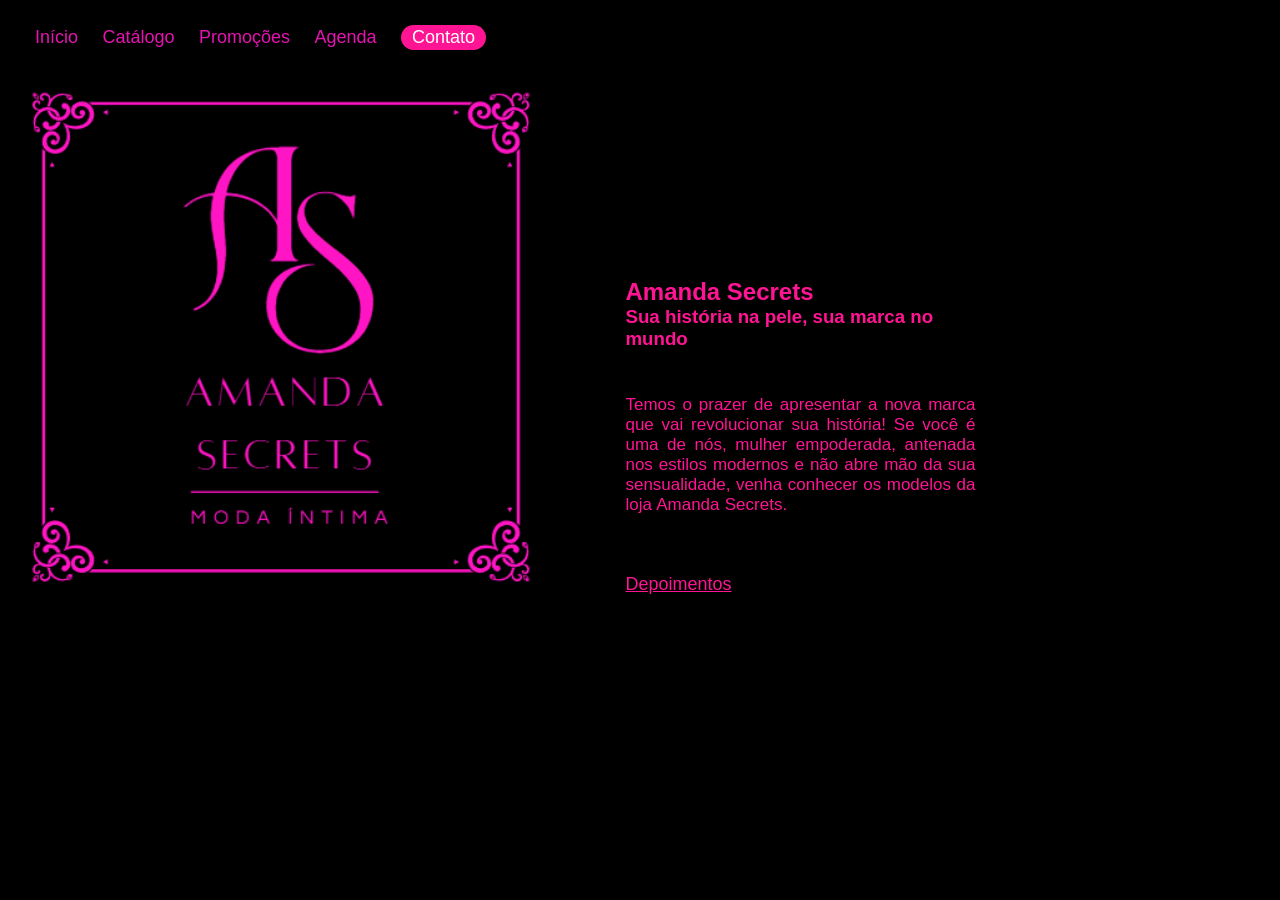
<file: amanda-secrets/index.html>
<!DOCTYPE html>
<html lang="pt-br">

<head>
    <meta charset="UTF-8">
    <meta name="viewport" content="width=device-width, initial-scale=1.0">
    <title>Amanda-Secrets</title>
    <link rel="stylesheet" href="./styles.css">
    <link rel="preconnect" href="https://fonts.googleapis.com">
    <link rel="preconnect" href="https://fonts.gstatic.com" crossorigin>
    <link
        href="https://fonts.googleapis.com/css2?family=Bonheur+Royale&family=Montserrat:ital,wght@0,100..900;1,100..900&family=Poppins:ital,wght@0,100;0,200;0,300;0,400;0,500;0,600;0,700;0,800;0,900;1,100;1,200;1,300;1,400;1,500;1,600;1,700;1,800;1,900&family=Roboto:ital,wght@0,100..900;1,100..900&display=swap"
        rel="stylesheet">
</head>

<body>

    <header>
        <a class="link-header">Início</a>
        <a class="link-header">Catálogo</a>
        <a class="link-header">Promoções</a>
        <a class="link-header">Agenda</a>
        <button class="button-header">Contato</button>
    </header>

    <main>

        <img src="./assets/Amanda Secrets.PNG" alt="amandas-logo">



        <section>

            <h1>Amanda Secrets</h1>
            <h3>Sua história na pele, sua marca no mundo</h3>
            <p>Temos o prazer de apresentar a nova marca que vai revolucionar sua história! Se você é uma de nós, mulher
                empoderada, antenada nos estilos modernos e não abre mão da sua sensualidade, venha conhecer os modelos
                da loja Amanda Secrets.</p>
            <button class="button-section">Depoimentos</button>
        </section>
    </main>

</body>

</html>
</file>
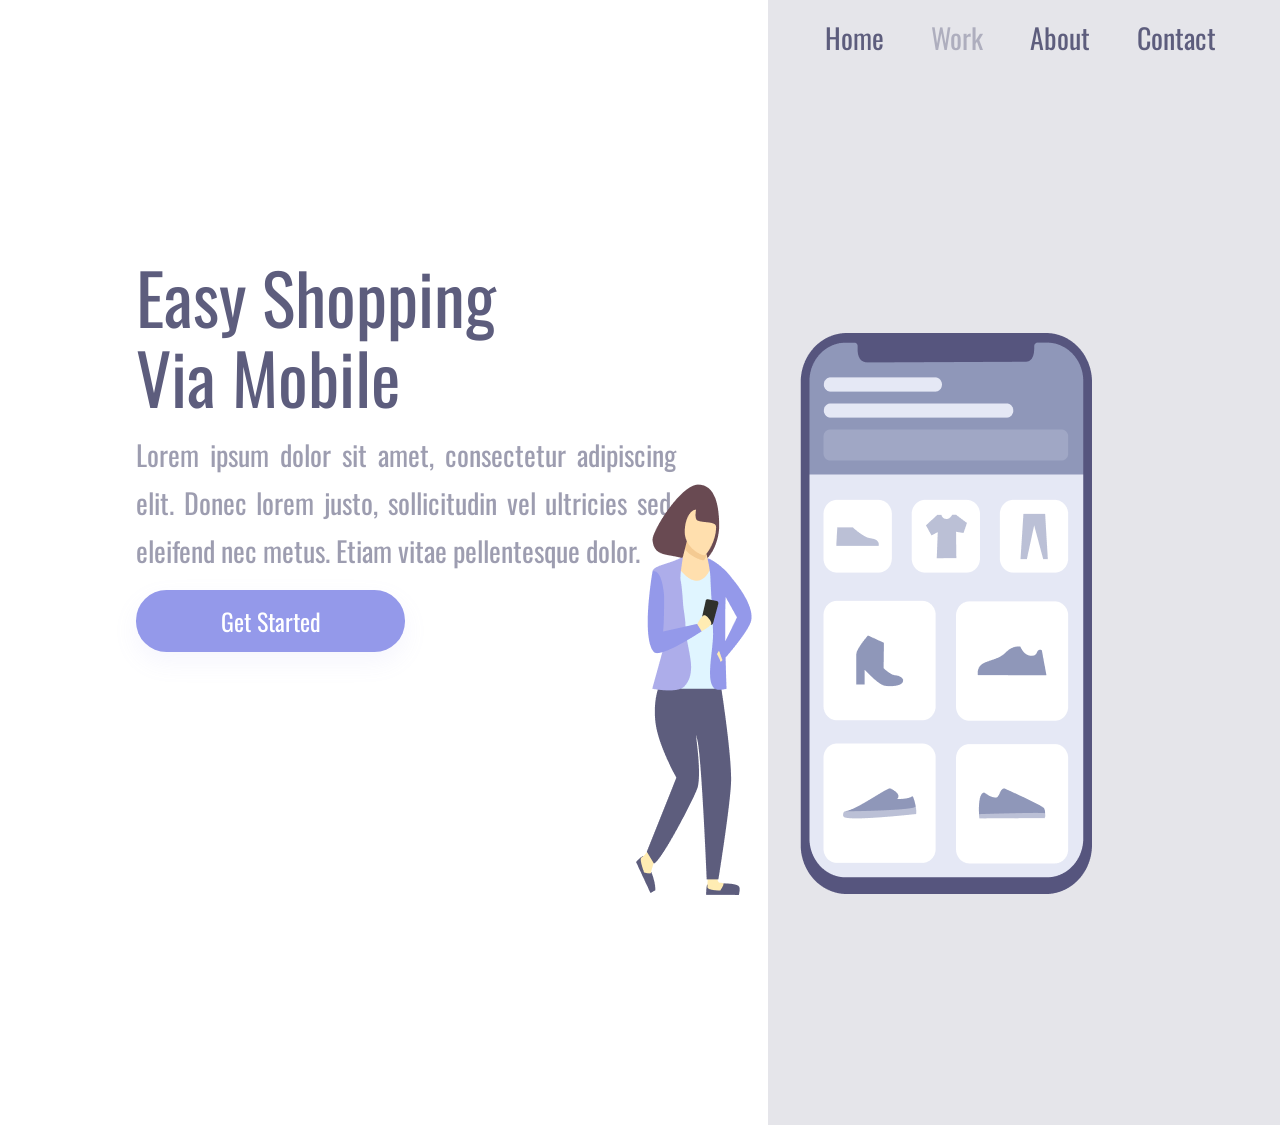
<file: easy-shopping/Index.html>
<!DOCTYPE html>
<html lang="en">

<head>
    <meta charset="UTF-8">
    <meta name="viewport" content="width=device-width, initial-scale=1.0">
    <title>Easy Shopping</title>
    <link rel="stylesheet" href="./Styles.css">
</head>

<body>
    <main class="container">
        <section class="container-1">
            <h1>Easy Shopping Via Mobile</h1>
            <p>Lorem ipsum dolor sit amet, consectetur adipiscing elit. Donec lorem justo, sollicitudin vel ultricies
                sed, eleifend nec metus. Etiam vitae pellentesque dolor. </p>
            <button>Get Started</button>
        </section>
        <section class="container-2">
            <header>
                <a>Home</a>
                <a id="light-gray-link">Work</a>
                <a>About</a>
                <a>Contact</a>
            </header>
            <img src="./assets/easy-shopping.png" alt="easy-shopping-logo">
        </section>
    </main>
</body>

</html>
</file>
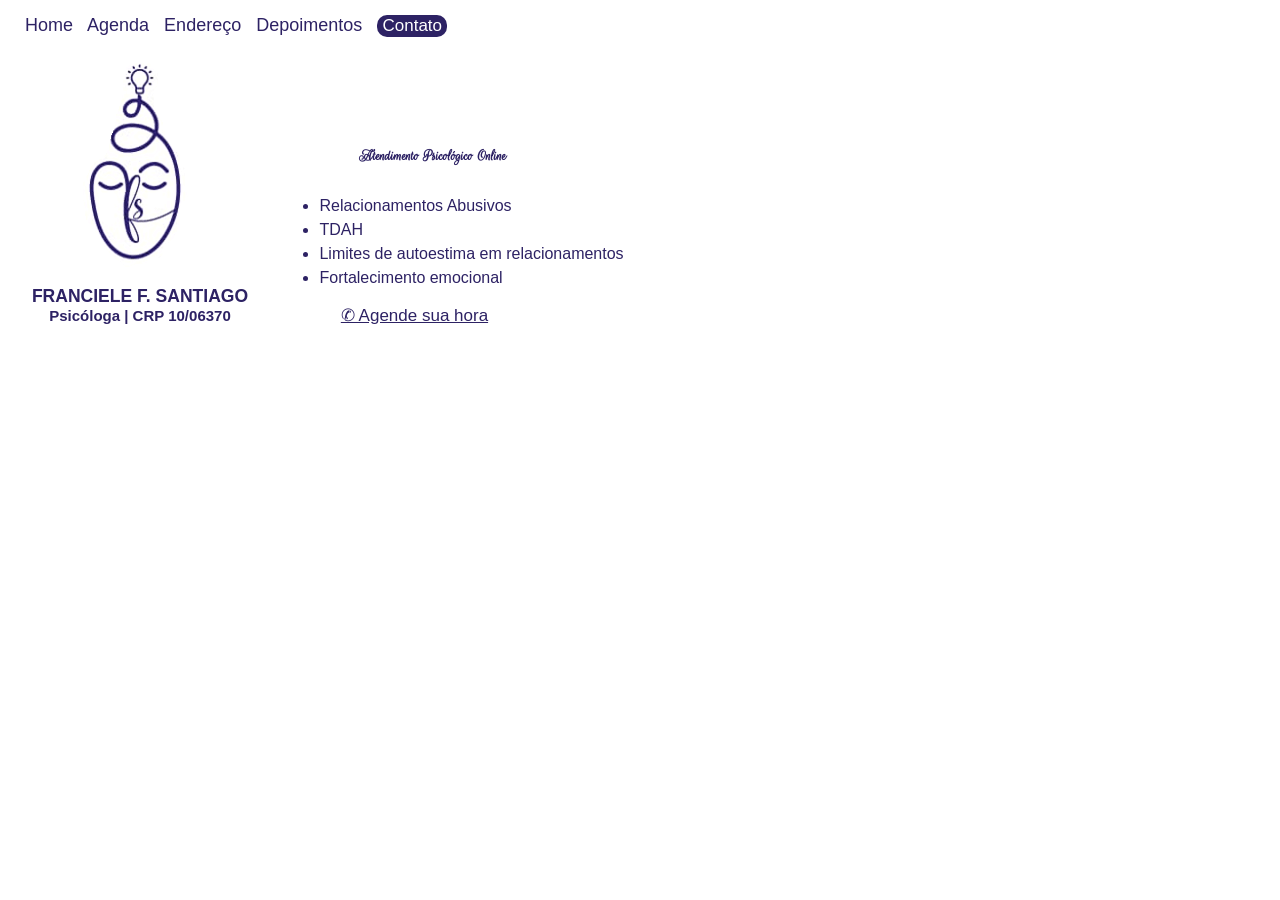
<file: franciele-santiago/index.html>
<!DOCTYPE html>
<html lang="pt">

<head>
    <meta charset="UTF-8">
    <meta name="viewport" content="width=device-width, initial-scale=1.0">
    <title>Fran Página 1</title>
    <link rel="stylesheet" href="styles.css">
    <link rel="preconnect" href="https://fonts.googleapis.com">
    <link rel="preconnect" href="https://fonts.gstatic.com" crossorigin>
    <link href="https://fonts.googleapis.com/css2?family=Nova+Flat&display=swap" rel="stylesheet">
    <link rel="preconnect" href="https://fonts.googleapis.com">
    <link rel="preconnect" href="https://fonts.gstatic.com" crossorigin>
    <link href="https://fonts.googleapis.com/css2?family=Rouge+Script&display=swap" rel="stylesheet">


</head>

<body>
    <header>
        <a class="links-header">Home</a>
        <a class="links-header">Agenda</a>
        <a class="links-header">Endereço</a>
        <a class="links-header">Depoimentos</a>
        <button>Contato</button>
    </header>
    <main>
        <div>
            <img src="assets/fran-logo.png" alt="fran-logo">
            <h3>FRANCIELE F. SANTIAGO</h3>
            <h4>Psicóloga | CRP 10/06370</h4>
        </div>

        <section>
            <h4 class="titulo">Atendimento Psicológico Online</h4>
            <ul>
                <li>Relacionamentos Abusivos</li>
                <li>TDAH </li>
                <li>Limites de autoestima em relacionamentos</li>
                <li>Fortalecimento emocional</li>
            </ul>
            <button class="button-agende"> ✆ Agende sua hora</button>

        </section>




    </main>


</body>

</html>
</file>
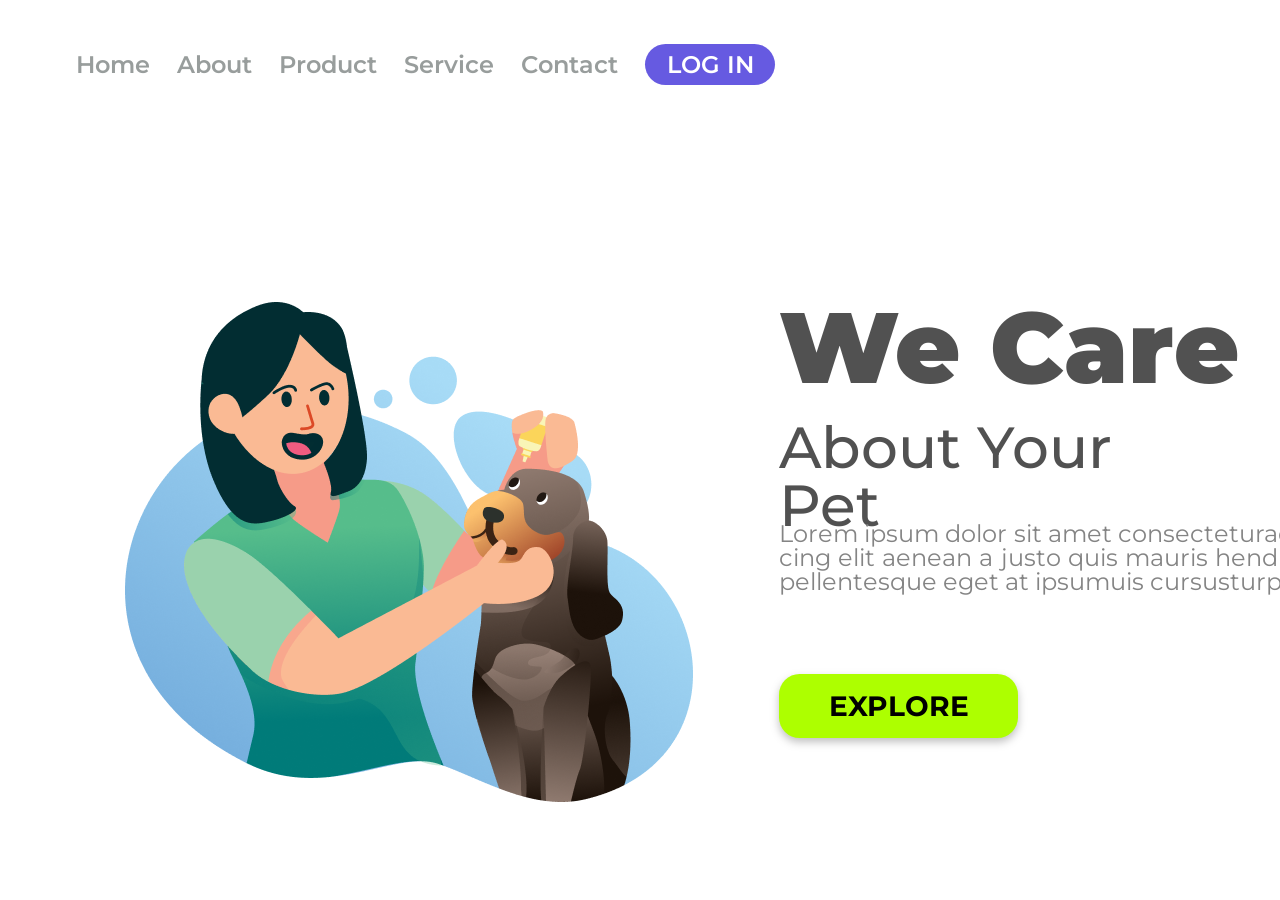
<file: we-care/index.html>
<!DOCTYPE html>
<html lang="en">

<head>
    <meta charset="UTF-8">
    <meta name="viewport" content="width=device-width, initial-scale=1.0">
    <title>We Care Responsivo</title>
    <link rel="stylesheet" href="./styles.css">
</head>

<body>
    <header>
        <a class="links-header">Home</a>
        <a class="links-header">About</a>
        <a class="links-header">Product</a>
        <a class="links-header">Service</a>
        <a class="links-header">Contact</a>
        <button class="btn-1">LOG IN</button>
    </header>
    <img src="assets/we-care.png" alt="we-care-logo">
    <section>
    <h1>We Care</h1>
    <h2>About Your Pet</h2>
    <p>Lorem ipsum dolor sit amet consecteturad
        cing elit aenean a justo quis mauris hendri
        pellentesque eget at ipsumuis cursusturpi.</p>
    <button class="btn-2">EXPLORE</button>
    </section>
</body>

</html>
</file>
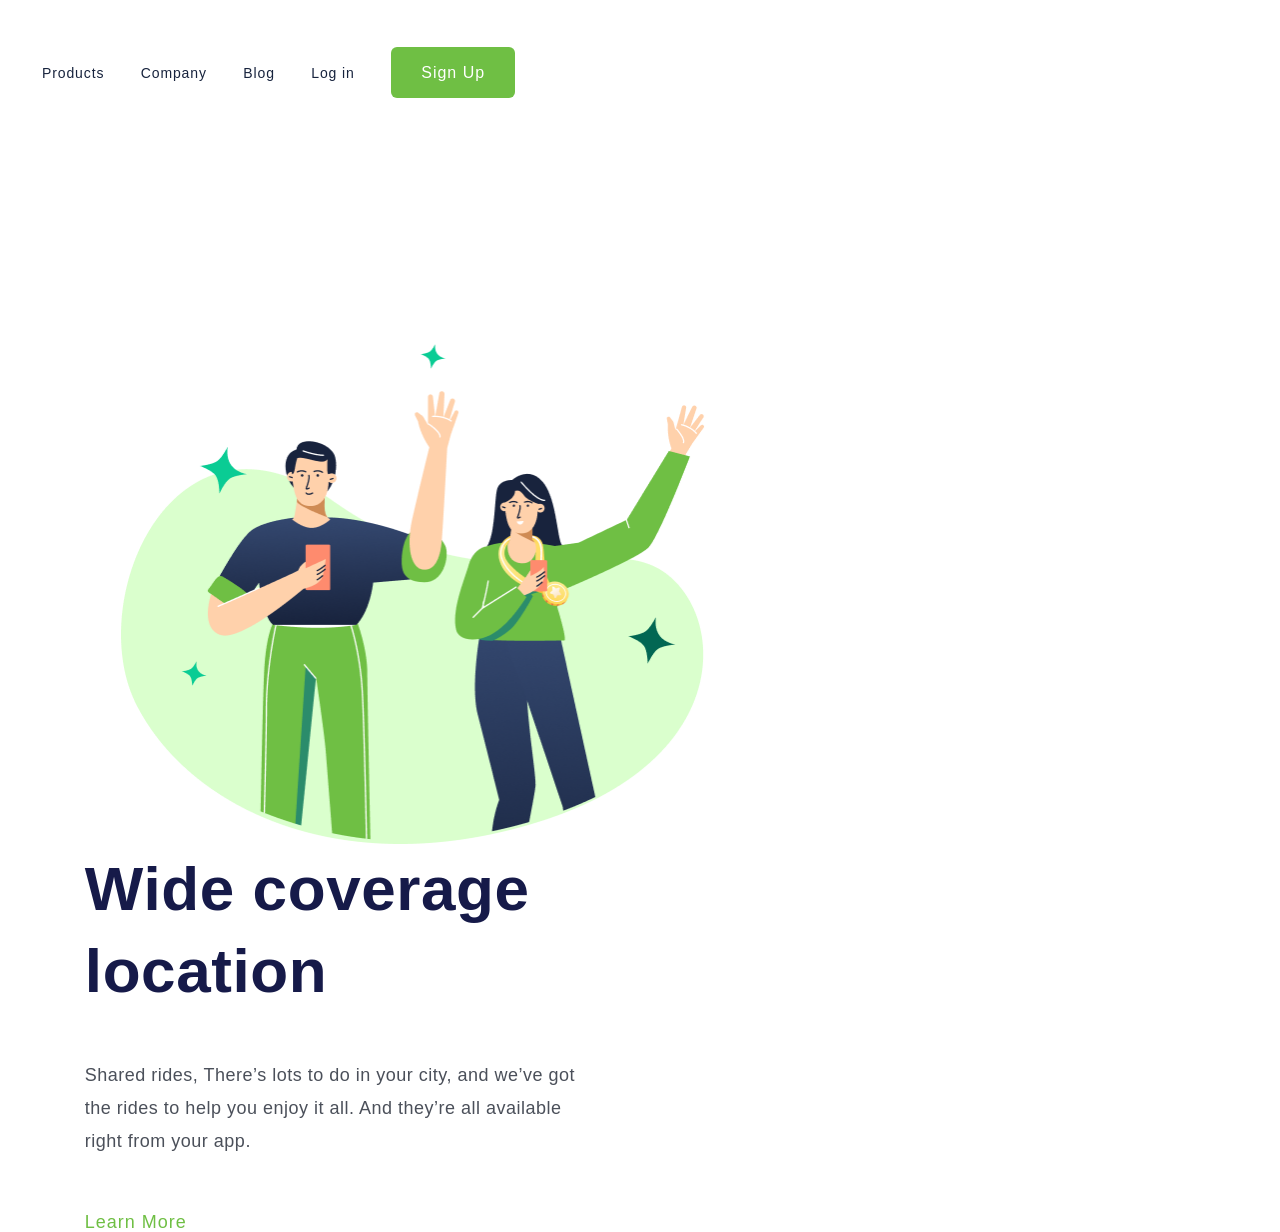
<file: wide-coverage/index.html>
<!DOCTYPE html>
<html lang="en">

<head>
    <meta charset="UTF-8">
    <meta name="viewport" content="width=device-width, initial-scale=1.0">
    <link rel="stylesheet" href="styles.css">
    <title>Wide Coverage Responsivo</title>
</head>

<body>
    <main class="container">
        <header>
            <a class="links-header">Products</a>
            <a class="links-header">Company</a>
            <a class="links-header">Blog</a>
            <a class="links-header">Log in</a>
            <button>Sign Up</button>
        </header>
        <div class="flex-container">
        <img src="assets/wide-coverage-location.png" alt="wide-coverage">
        <section>
            <h1>Wide coverage location</h1>
            <p>Shared rides, There’s lots to do in your city, and we’ve got the rides to help you enjoy it all. And
                they’re all available right from your app.</p>
            <a>Learn More</a>
        </section>
        </div>

    </main>
</body>

</html>
</file>
<file: amanda-secrets/styles.css>
* {
    background-color: black;
    font-family: 'bonheur-royale', sans-serif;
    margin: 0px;
    padding: 0px;
    box-sizing: border-box;
    
}



header {
    margin-top:25px;
    margin-left: 35px;
    
}

.link-header {
    color: #E512B1;
    font-size: 18px;
    margin-right: 20px;
    cursor: pointer;
    font-weight:300;
    
}

.button-header {
    background-color: #FF1493;
    color: #FFFFFF;
    border-radius: 18px;
    border: none;
    font-size: 18px;
    height: 25px;
    width:85px;
    cursor: pointer;
    font-weight:300;

}

img {
    width: 512px;
    height: 500px;
    margin-top: 40px;
    margin-bottom: 0px;
    margin-left:25px;
    display: inline-block;
}

section {
    color: #FF1493;
    width: 350px;
    display: inline-block;
    margin-bottom: 0px;
    margin-left: 84px;
    font-weight:400;
}


p {
    height: 50px;
    text-align: justify;
    margin-top: 45px;
    margin-bottom: 57px;
    font-size:17px;
    font-weight:200;
    word-spacing: 0.5px;;
}

.button-section {
    background-color: transparent;
    color: #FF1493;
    border-radius: 18px;
    border: transparent;
    font-size: 18px;
    height: 25px;
    width:85px;
    cursor: pointer;
    margin-top: 70px;
    text-decoration: underline;
    
}

@media screen and (max-width: 450px) {
    
    header {
    width: 100%;
    max-width: 350px;
    display:flex;
    justify-content:center;
    align-items:center;
    }

    .link-header {
    font-size: 12px;
    margin-right: 5px;
    font-weight:200;
    
}

    .button-header {
    font-size: 12px;
    height: 16px;
    width:65px;
    font-weight:200;

}

    img {
    display:block;
    width:90%;
    max-width:360px;
    height: auto;
    margin:40px auto 0;
}

     section{
     display:flex;
     flex-direction:column;
     align-items:center;
     margin:0 auto;
    }


    h1, h3, p {
        display: none;
    }

    .button-section {
    border: transparent;
    font-size: 18px;
    height: 25px;
    width:65px;
    margin-top: 35px;
     
}

}
</file>
<file: easy-shopping/Styles.css>
@import url('https://fonts.googleapis.com/css2?family=Oswald:wght@200..700&display=swap');

*{
    margin: 0px;
    padding: 0px;
    box-sizing: border-box;
    font-family: 'oswald', sans-serif;
    
}

.container {
    width: 100vw;
    height: 100vh;
}

.container-1 {
    width: 60%;
    display: inline-block;
    padding-left: 136px;
    margin-top: 20%;
}

.container-2 {
    width: 40%;
    height: 125vh;
    background: rgba(93, 93, 125, 0.16);
    display: inline-block;
    position: absolute;
}

h1 {
    width: 368px;
    height:160px;
    font-weight: 400;
    font-size: 70px;
    line-height: 80px;
    letter-spacing: 0px;
    color: rgba(93, 93, 125, 1);
}

p {
    width: 540px;
    height: 144px;
    text-align: justify;
    font-weight: 400;
    font-size: 28px;
    line-height: 48px;
    letter-spacing: 0px;
    color: rgba(93, 93, 125, 1);
    opacity: 60%;
    margin: 15px 0px;
}


img {
    width: 456px;
    height: 561.95px;
    position: relative;
    top: 25%;
    right: 132px;
    margin-right: 177px;
}

button {
    width: 269px;
    height: 62px;
    background: rgba(148, 153, 234, 1);;
    color: #FFFFFF;
    border-radius: 30.5px;
    border: transparent;
    box-shadow: 0px 10px 24px 0px rgba(148, 153, 234, 0.098);
    font-weight: 400;
    font-size: 24px;
    line-height: 100%;
    letter-spacing: 0px;
    text-align: center;
    cursor: pointer;
}

button:hover {
    opacity: 0.8;
}

button:active {
    opacity: 0.6;
}

header {
    color: rgba(93,93,125,1);
    font-weight: 400;
    font-size: 28px;    
    line-height: 100%;
    letter-spacing: 0px;
    cursor: pointer;
    margin: 24px 0px 0px 57px;
}

a {
    margin-right: 41px;
}

#light-gray-link {
    opacity: 40%;
}

a:hover {
    opacity: 0.2;
}

a:active {
    opacity: 0.1;
}

@media screen and (max-width: 900px){
 .container-1 {
    width: 100%;
    height:50%;
    padding: 0%;
    margin: 0%;
 }   

 .container-2 {
    display: block;
    height: auto;
    width: 100%;
    position: static;
    padding: 40px;
}

img {
    position: static;
    max-width: 90%;
    height:auto;
    /*width: 250px;
    height: 350px;*/
}

header {
    display: none;
}

h1 {
    font-size:36px;
    line-height: 52px;
    width: auto;
    margin: 58px 50px 0 50px;
    text-align: center;
}

p {
    margin: 15px 40px;
    width: auto;
    text-align: center;
    font-size: 14px;
    line-height: 24px;
}

button {
    display: block;
    margin: 0 auto;
}



}
</file>
<file: franciele-santiago/styles.css>
* {
    margin: 0px;
    padding: 0px;
    box-sizing: border-box;
        font-family: 'nova-flat', sans-serif;
}

header {
    color: #2D2264;
    font-size:18px;
    margin-top: 15px;
    margin-left: 25px;
}

main {
    margin-left: 25px;
}

.links-header {
    margin-right: 10px;
}

button {
    border-radius: 10px;
    border: none;
    background: #2D2264;
    color: #FFFFFF;
    font-size: 17px;
    width: 70px;
    height: 22px;
    cursor: pointer;

}

div { display: inline-block;
      font-size: 15px;
      text-align: center;
      color: #2D2264;

}

.titulo {
    font-family: 'Rouge Script', cursive;
    width: 305px;
    height: 50px;
    margin-left: 40px;
    font-weight: 900;
}

section {
    display: inline-block;
    color: #2D2264;
    text-align: justify;
    margin-left: 60px;
    line-height: 150%;
    
}

.button-agende {
    background: transparent;
    color: #2D2264;
    width: 190px;
    margin-top: 15px;
    text-decoration: underline;
}

@media screen and (max-width:375px) {

    header {
        display: flex;
        justify-content: flex-end;
        margin-right: 15px;
    }

    .links-header {
        display: none;
    }

    div {
        display: flex;
        flex-direction: column;
        justify-content: center;
        align-items: center;
    }

    section {
        margin-top: 15px;
        display: flex;
        flex-direction: column;
        justify-content: center;
    }

    ul {
        font-size: 12px;
        text-align: justify;
    }



   



}
</file>
<file: we-care/styles.css>
@import url('https://fonts.googleapis.com/css2?family=Montserrat:ital,wght@0,100..900;1,100..900&display=swap');

* {
    margin: 0px;
    padding: 0px;
    box-sizing: border-box;
    font-family: 'Montserrat', sans-serif;
}

header {
    margin-left: 76px;
    margin-top: 44px;

}

.links-header {
    margin-right: 23px;
    font-weight: 600;
    font-size: 24px;
    line-height: 100%;
    letter-spacing: 0%;
    color: rgba(152,157,156,1)
}

.btn-1 {

    width: 130px;
    height: 41px;
    font-weight: 600;
    font-size: 24px;
    line-height: 100%;
    letter-spacing: 0%;
    color: rgba(255, 255, 255, 1);
    background: rgba(102, 90, 225, 1);
    border: none;
    border-radius: 30px;

}

img {
    width: 568px;
    height: 500px;
    margin-top: 217px;
    margin-left: 125px;
    display: inline-block;    
}

section {
    display: inline-block;
    margin-left: 86px;
    position: absolute;
    top: 33%;
}

h1 {
    width: 513px;
    height: 122px;
    font-weight: 900;
    font-size: 100px;
    line-height: 100%;
    letter-spacing: 0%;
    color: rgba(81,81,81,1);
}

h2 {
    width: 448px;
    height: 71px;
    font-weight: 500;
    font-size: 58px;
    line-height: 100%;
    letter-spacing: 0%;
    color: rgba(81,81,81,1);
}

p {
    width: 515px;
    height: 87px;
    text-align: justify;
    font-weight: 400;
    font-size: 24px;
    line-height: 100%;
    letter-spacing: 0%;
    color: rgba(132, 132, 132, 1);
    margin-top: 32px;
    margin-bottom: 65px;
}

.btn-2 {
    width: 239px;
    height: 64px;
    border-radius: 20.5px;
    font-weight: 700;
    font-size: 28px;
    line-height: 100%;
    letter-spacing: 0%;
    color: rgba(0,0,0,1);
    background: rgba(173, 255, 0, 1);
    filter: drop-shadow(0px 4px 4px rgba(0, 0, 0, 0.25));
    border: none;
    
}

@media screen and (max-width:450px){

   
    header {
        display: none;
    }

    p {
        display: none;
    }

    img {
    display: block;
    width: 95%;
    max-width: 260px;
    height: auto;
    margin: 20px auto 0;
    
}
    
    section {
        position: static;
        display: flex;
        flex-direction: column;
        align-items: center;
        margin: 10px auto 0;
}

    h1 {
        height: auto;
        font-size: 50px;
        text-align: center;
        
    }

    h2 {
        height: auto;
        font-size: 30px;
        text-align: center;
        margin-bottom: 15px;
    }
    

    
}
</file>
<file: wide-coverage/styles.css>
@import url('https://fonts.googleapis.com/css2?family=Oswald:wght@200..700&display=swap');

* {
    margin: 0px;
    padding: 0px;
    box-sizing: border-box;
    font-family: 'Poppins', sans-serif;
    font-weight: 400;
}

header {
    margin-top: 47px;
    margin-left: 42px;
}

.links-header {
    margin-right: 32px;
    font-size: 14px;
    line-height: 100%;
    letter-spacing: 0.88px;
    text-align: center;
    color: rgba(23, 35, 61, 1);
    cursor: pointer;
}

button {
    width: 124px;
    height: 51px;
    border-radius: 6px;
    border: none;
    background: rgba(111, 191, 68, 1);
    color: rgb(255,255,255);
    font-weight: 500;
    font-size: 16px;
    line-height: 100%;
    letter-spacing: 1px;
    cursor: pointer;
}

button:hover {
    opacity: 0.8;
}

button:active {
    opacity: 0.6;
}

img {
    display: inline-block;
    width: 595.18px;
    height: 500px;
    margin-top: 246px;
    margin-left: 121px;
}

section {
    display: inline-block;
    margin-left: 84.82px;
}

h1 {
    width: 582px;
    height: 164px;
    font-weight: 700;
    font-size: 62px;
    line-height: 82px;
    letter-spacing: 0.6px;
    color: rgba(22, 26, 73, 1);
}

p {
    width: 493px;
    height: 99px;
    font-size: 18px;
    line-height: 33px;
    letter-spacing: 0.5px;
    color: rgba(75, 80, 90, 1);
    margin-top: 47px;
    margin-bottom: 55px;
}

a {
    font-weight: 500;
    font-size: 18px;
    line-height: 100%;
    letter-spacing: 1px;
    color: rgba(111, 191, 68, 1);
    cursor: pointer;
}

a:hover {
    opacity: 0.8;
}

a:active {
    opacity: 0.6;
}

@media screen and (max-width: 450px) {

  header {
    display: flex;
    justify-content: flex-end;
    padding: 15px 20px;
    margin: 0;
}
     
  .links-header {
    display: none;
  }

  button {
    height:31px;
    width: 91px;
    margin-bottom: 15px;
  }

  .container {
    display: flex;
    flex-direction: column;
    min-height: 100vh;
  }
  
  .flex-container {
    display: flex;
    flex-direction: column-reverse;
    justify-content: space-between;
    flex: 1;
  }
 
  h1 {
    height:60px;
    width:auto;
    font-size: 30px;
    line-height: 41px;
  }

  p {
    height:165px;
    width:80%;
    font-size: 16px;
  }

  a {
    font-size: 15px;
    height: 27px;
    width:112px;
  }

  img {
    display: block;
    width: 80%;
    max-width:312px;
    height: auto;
    margin: 30px auto 10px;
    
  }

  section {
    display: flex;
    flex-direction: column;
    align-items: center;
    text-align: center;
    margin: 0 auto;
    
  }
  
}
</file>
